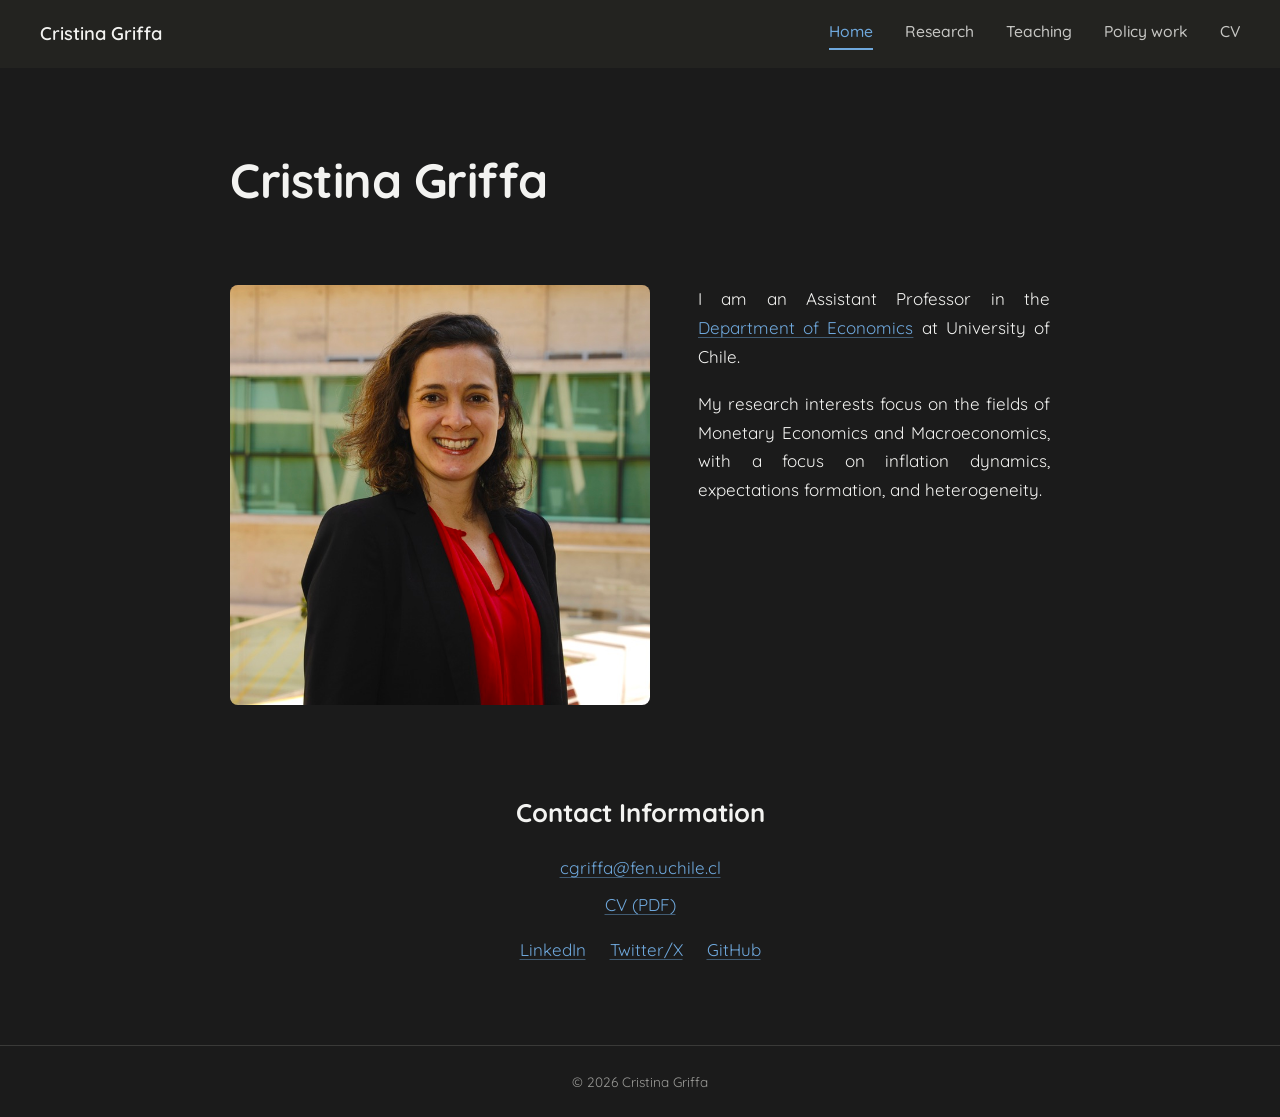
<file: index.html>
<!DOCTYPE html>
<html lang="en">
<head>
<meta charset="UTF-8">
<meta name="viewport" content="width=device-width, initial-scale=1.0">
<title>Cristina Griffa</title>
<meta name="description" content="Cristina Griffa - Assistant Professor, Department of Economics, University of Chile.">
<link rel="canonical" href="https://cristinagriffa.com/">
<link rel="preconnect" href="https://fonts.googleapis.com">
<link rel="preconnect" href="https://fonts.gstatic.com" crossorigin>
<link href="https://fonts.googleapis.com/css2?family=Quicksand:wght@400;500;600;700&display=swap" rel="stylesheet">
<link rel="stylesheet" href="style.css">
</head>
<body>
  <nav class="site-nav">
    <a class="brand" href="index.html">Cristina Griffa</a>
    <div class="links">
      <a href="index.html" class="active">Home</a>
      <a href="research.html">Research</a>
      <a href="teaching.html">Teaching</a>
      <a href="policy.html">Policy work</a>
      <a href="cv.html">CV</a>
    </div>
  </nav>

  <header class="hero">
    <h1>Cristina Griffa</h1>
  </header>

  <div class="bio-grid">
    <div class="bio-photo">
      <img src="photo.jpeg" alt="Cristina Griffa">
    </div>
    <div class="bio-text">
      <p>I am an Assistant Professor in the <a href="https://fen.uchile.cl/en" target="_blank" rel="noopener">Department of Economics</a> at University of Chile.</p>
      <p>My research interests focus on the fields of Monetary Economics and Macroeconomics, with a focus on inflation dynamics, expectations formation, and heterogeneity.</p>
    </div>
  </div>

  <div class="contact-block">
    <h2>Contact Information</h2>
    <div class="contact-list">
      <a href="mailto:cgriffa@fen.uchile.cl">cgriffa@fen.uchile.cl</a>
      <a href="cv.html">CV (PDF)</a>
    </div>
    <div class="social-row">
      <a href="https://www.linkedin.com/in/cristina-griffa" target="_blank" rel="noopener">LinkedIn</a>
      <a href="https://twitter.com/cgriffa" target="_blank" rel="noopener">Twitter/X</a>
      <a href="https://github.com/cgriffa" target="_blank" rel="noopener">GitHub</a>
    </div>
  </div>

  <footer class="site-footer">
    &copy; <span id="year"></span> Cristina Griffa
  </footer>

  <script>document.getElementById('year').textContent = new Date().getFullYear();</script>
</body>
</html>
</file>
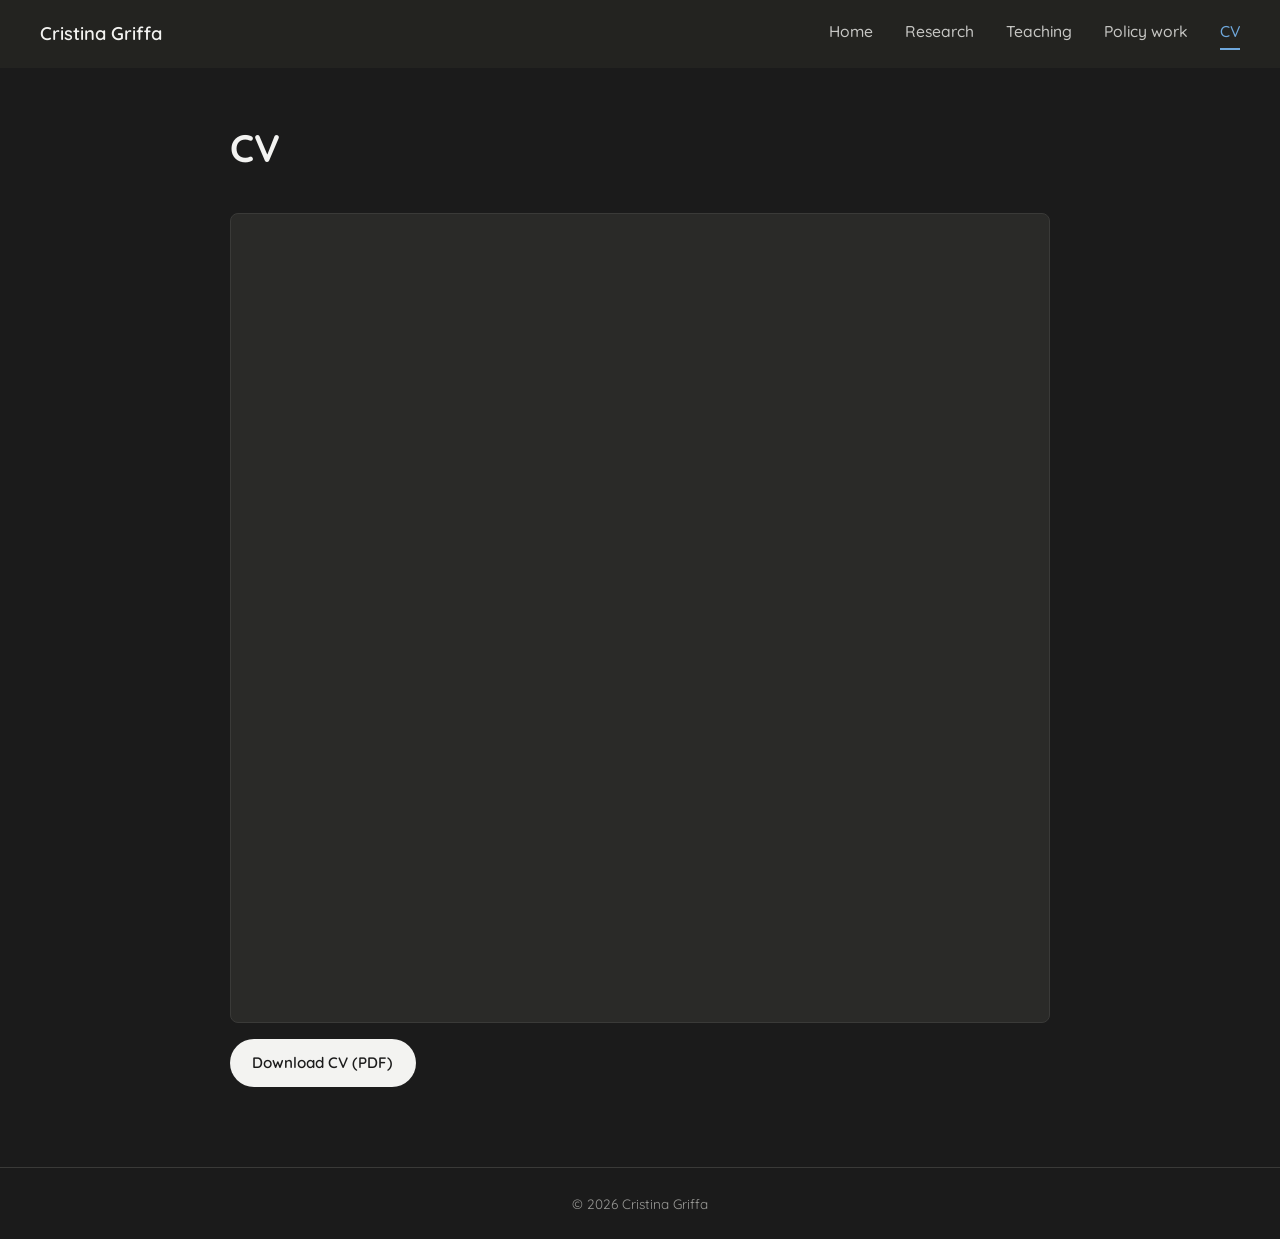
<file: cv.html>
<!DOCTYPE html>
<html lang="en">
<head>
<meta charset="UTF-8">
<meta name="viewport" content="width=device-width, initial-scale=1.0">
<title>CV | Cristina Griffa</title>
<link rel="canonical" href="https://cristinagriffa.com/cv.html">
<link rel="preconnect" href="https://fonts.googleapis.com">
<link rel="preconnect" href="https://fonts.gstatic.com" crossorigin>
<link href="https://fonts.googleapis.com/css2?family=Quicksand:wght@400;500;600;700&display=swap" rel="stylesheet">
<link rel="stylesheet" href="style.css">
</head>
<body>
  <nav class="site-nav">
    <a class="brand" href="index.html">Cristina Griffa</a>
    <div class="links">
      <a href="index.html">Home</a>
      <a href="research.html">Research</a>
      <a href="teaching.html">Teaching</a>
      <a href="policy.html">Policy work</a>
      <a href="cv.html" class="active">CV</a>
    </div>
  </nav>

  <main class="wrapper">
    <h1>CV</h1>

    <div class="cv-preview">
      <iframe id="cv-frame" src="" frameborder="0"></iframe>
    </div>

    <a class="cv-download" id="cv-download-link" href="https://raw.githubusercontent.com/cgriffa/Cristina_Griffa_cv/main/main.pdf" target="_blank" rel="noopener">Download CV (PDF)</a>

    <script>
      (function () {
        var cacheBustedPdf = "https://raw.githubusercontent.com/cgriffa/Cristina_Griffa_cv/main/main.pdf?v=" + Date.now();
        document.getElementById("cv-frame").src = "https://mozilla.github.io/pdf.js/web/viewer.html?file=" + encodeURIComponent(cacheBustedPdf);
        document.getElementById("cv-download-link").href = cacheBustedPdf;
      })();
    </script>
  </main>

  <footer class="site-footer">
    &copy; <span id="year"></span> Cristina Griffa
  </footer>

  <script>document.getElementById('year').textContent = new Date().getFullYear();</script>
</body>
</html>
</file>
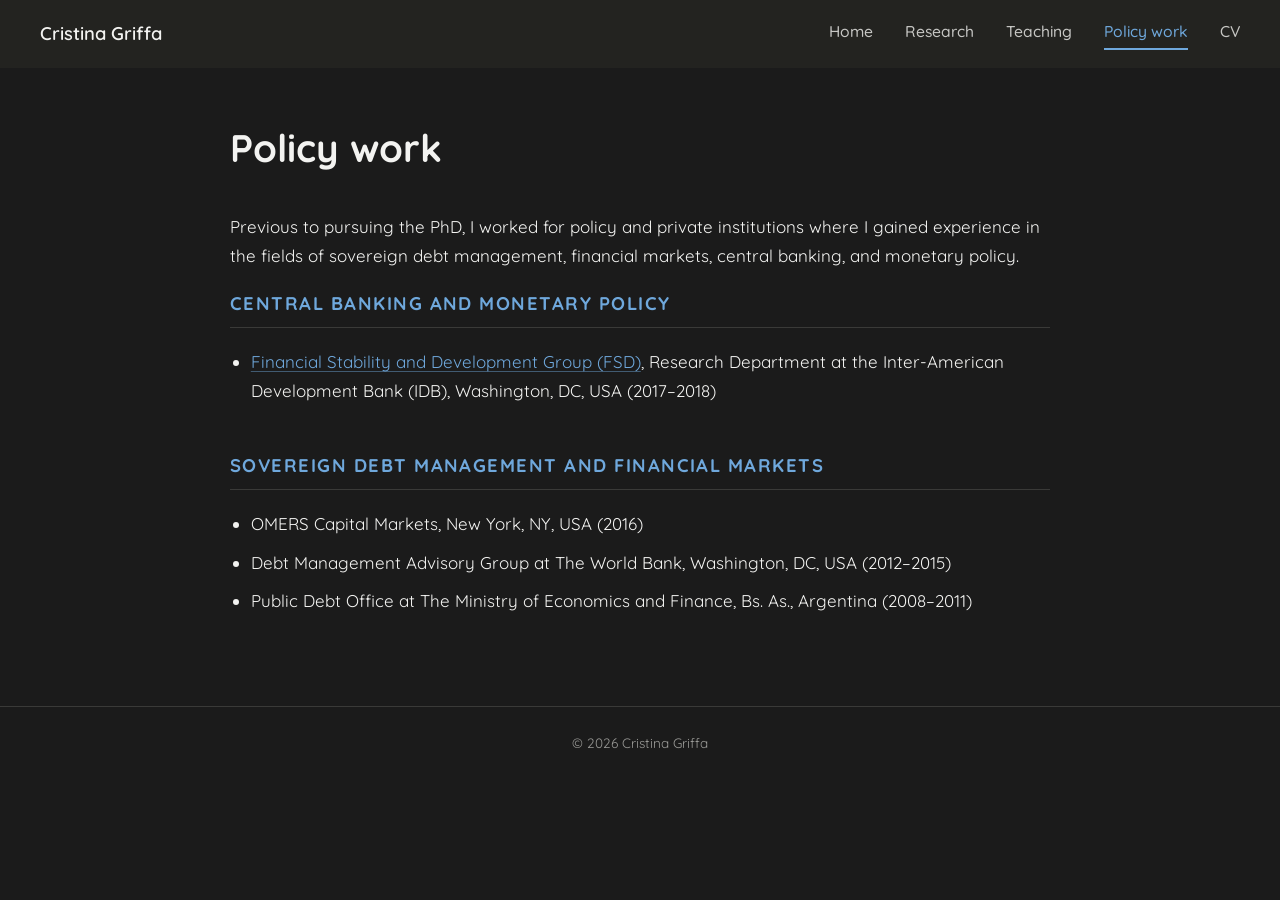
<file: policy.html>
<!DOCTYPE html>
<html lang="en">
<head>
<meta charset="UTF-8">
<meta name="viewport" content="width=device-width, initial-scale=1.0">
<title>Policy work | Cristina Griffa</title>
<link rel="canonical" href="https://cristinagriffa.com/policy.html">
<link rel="preconnect" href="https://fonts.googleapis.com">
<link rel="preconnect" href="https://fonts.gstatic.com" crossorigin>
<link href="https://fonts.googleapis.com/css2?family=Quicksand:wght@400;500;600;700&display=swap" rel="stylesheet">
<link rel="stylesheet" href="style.css">
</head>
<body>
  <nav class="site-nav">
    <a class="brand" href="index.html">Cristina Griffa</a>
    <div class="links">
      <a href="index.html">Home</a>
      <a href="research.html">Research</a>
      <a href="teaching.html">Teaching</a>
      <a href="policy.html" class="active">Policy work</a>
      <a href="cv.html">CV</a>
    </div>
  </nav>

  <main class="wrapper">
    <h1>Policy work</h1>

    <p>Previous to pursuing the PhD, I worked for policy and private institutions where I gained experience in the fields of sovereign debt management, financial markets, central banking, and monetary policy.</p>

    <h2>Central banking and monetary policy</h2>
    <ul>
      <li><a href="https://www.iadb.org/en/research-and-data/fsd" target="_blank" rel="noopener">Financial Stability and Development Group (FSD)</a>, Research Department at the Inter-American Development Bank (IDB), Washington, DC, USA (2017&ndash;2018)</li>
    </ul>

    <h2>Sovereign debt management and financial markets</h2>
    <ul>
      <li>OMERS Capital Markets, New York, NY, USA (2016)</li>
      <li>Debt Management Advisory Group at The World Bank, Washington, DC, USA (2012&ndash;2015)</li>
      <li>Public Debt Office at The Ministry of Economics and Finance, Bs. As., Argentina (2008&ndash;2011)</li>
    </ul>
  </main>

  <footer class="site-footer">
    &copy; <span id="year"></span> Cristina Griffa
  </footer>

  <script>document.getElementById('year').textContent = new Date().getFullYear();</script>
</body>
</html>
</file>
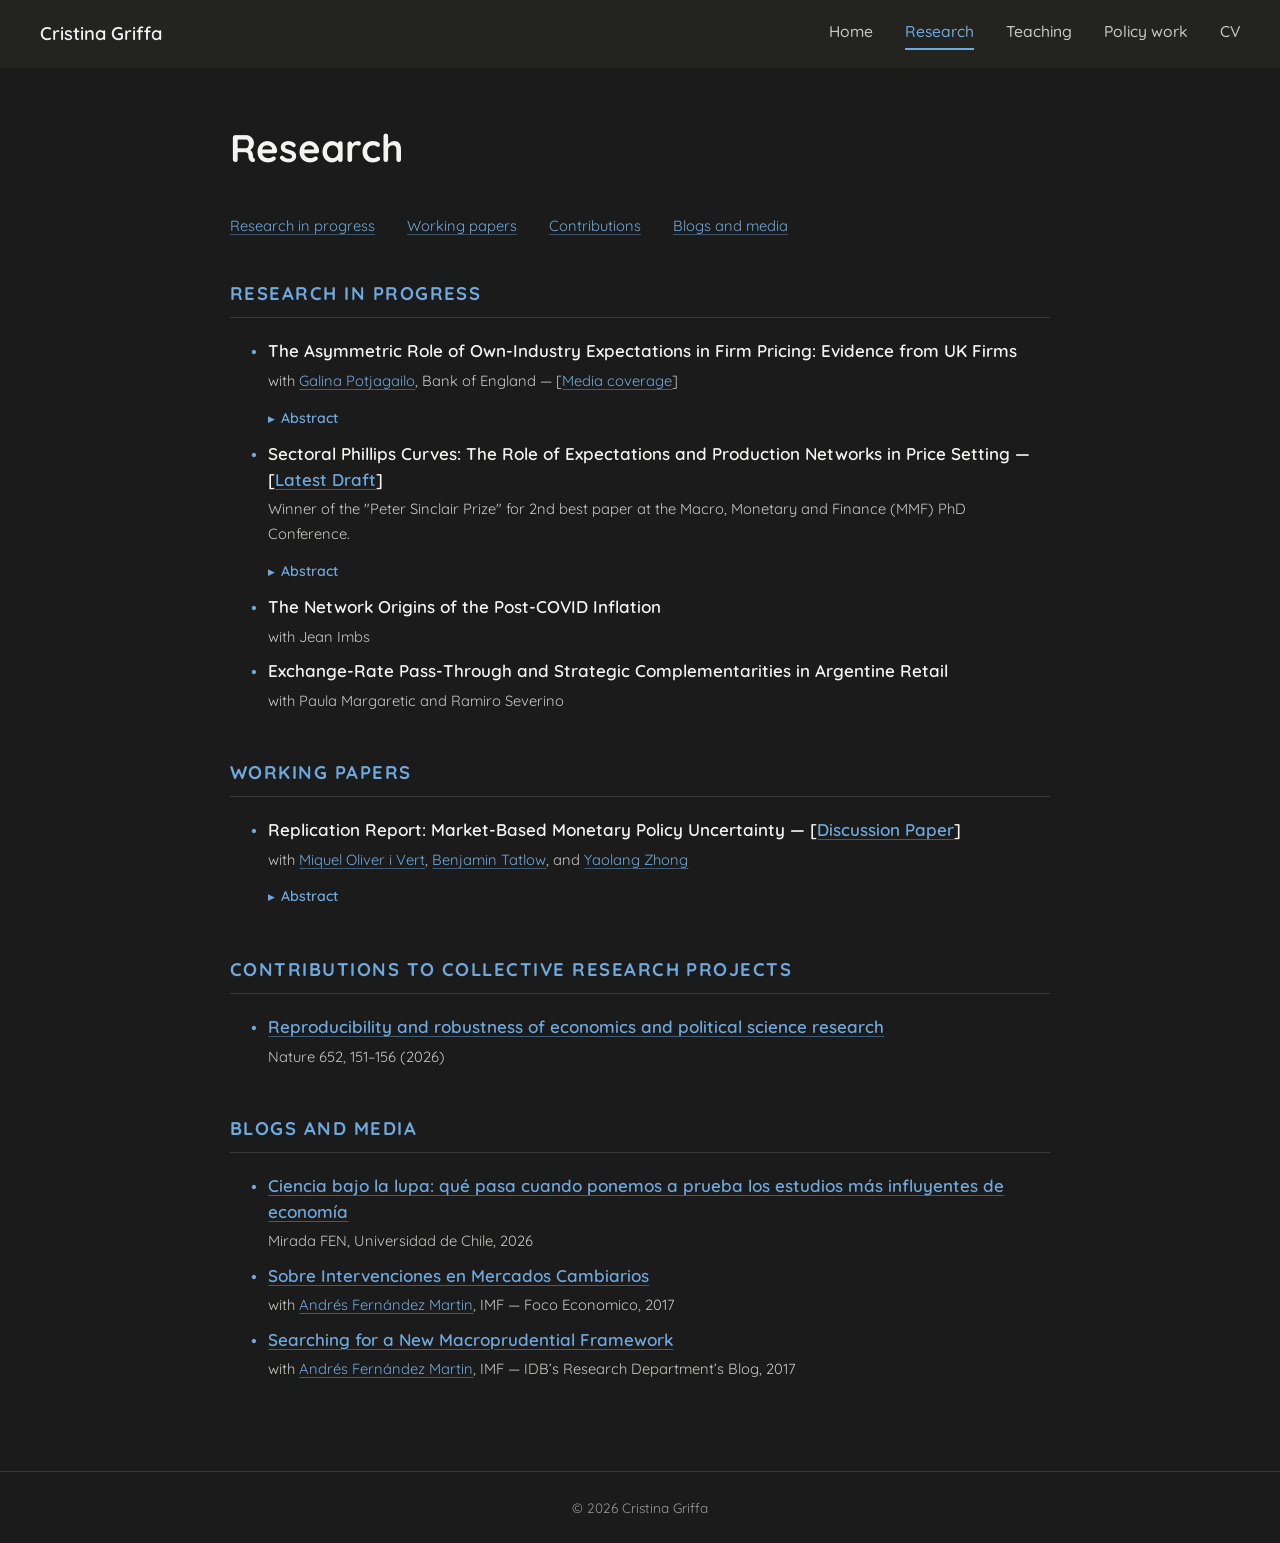
<file: research.html>
<!DOCTYPE html>
<html lang="en">
<head>
<meta charset="UTF-8">
<meta name="viewport" content="width=device-width, initial-scale=1.0">
<title>Research | Cristina Griffa</title>
<link rel="canonical" href="https://cristinagriffa.com/research.html">
<link rel="preconnect" href="https://fonts.googleapis.com">
<link rel="preconnect" href="https://fonts.gstatic.com" crossorigin>
<link href="https://fonts.googleapis.com/css2?family=Quicksand:wght@400;500;600;700&display=swap" rel="stylesheet">
<link rel="stylesheet" href="style.css">
</head>
<body>
  <nav class="site-nav">
    <a class="brand" href="index.html">Cristina Griffa</a>
    <div class="links">
      <a href="index.html">Home</a>
      <a href="research.html" class="active">Research</a>
      <a href="teaching.html">Teaching</a>
      <a href="policy.html">Policy work</a>
      <a href="cv.html">CV</a>
    </div>
  </nav>

  <main class="wrapper">
    <h1>Research</h1>

    <nav class="section-nav">
      <a href="#in-progress">Research in progress</a>
      <a href="#working-papers">Working papers</a>
      <a href="#contributions">Contributions</a>
      <a href="#blogs">Blogs and media</a>
    </nav>

    <h2 id="in-progress">Research in progress</h2>
    <ul class="paper-list">
      <li>
        <div class="paper-title">The Asymmetric Role of Own-Industry Expectations in Firm Pricing: Evidence from UK Firms</div>
        <p class="meta">with <a href="https://sites.google.com/view/gpotjagailo/home" target="_blank" rel="noopener">Galina Potjagailo</a>, Bank of England &mdash; [<a href="https://www.bankofengland.co.uk/speech/2024/february/catherine-l-mann-speech-at-the-official-monetary-and-financial-institution" target="_blank" rel="noopener">Media coverage</a>]</p>
        <details class="abstract">
          <summary>Abstract</summary>
          <p>Do firms factor in expectations about prices of their competitors when setting their prices? We exploit unique survey data that asks firms in the United Kingdom on a quarterly basis about the realised and expected price changes for their own prices and the prices of their domestic competitors. We find that, over the period 2009 to 2023, own-price inflation expectations are robustly positively associated with the firm's price changes. Own-price and own-industry expected price changes are often reported to be identical, pointing to inattention to industry-wide inflation. However, when firms expected their competitors' price changes to lie above what they expect for their own price changes, they end up increasing their prices by more. This effect is asymmetric: there is no similar downward price adjustment when the firm expects its competitors' price changes to be lower than their own. Hence, firms have more scope to adjust their prices upward without losing market share if they expect their competitors to do so too. These effects are stronger for larger firms, firms located in major cities, and firms with greater market power, consistent with strategic complementarities being most relevant where competitive exposure is greatest.</p>
          <p class="tag">Presented at: Kiel University (co-author presented), CFE-CMStatistics (co-author presented), 14th ifo Conference on Macroeconomics and Survey Data (co-author presented)</p>
        </details>
      </li>

      <li>
        <div class="paper-title">Sectoral Phillips Curves: The Role of Expectations and Production Networks in Price Setting &mdash; [<a href="https://github.com/cgriffa/JMP/blob/main/CristinaGriffa_SectoralPC_JMP.pdf" target="_blank" rel="noopener">Latest Draft</a>]</div>
        <p class="meta">Winner of the "Peter Sinclair Prize" for 2nd best paper at the Macro, Monetary and Finance (MMF) PhD Conference.</p>
        <details class="abstract">
          <summary>Abstract</summary>
          <p>I examine price-setting behaviour across 52 sectors in the UK by estimating Sectoral Phillips Curves (SPCs) using heterogeneous panel methods. First, I enhance the identification of the SPC by using a confidential survey dataset on direct measures of firms' expectations, labour costs, and supplier prices; thus alleviating a very common weak identification issue discussed in the literature. Second, I take into account input-output linkages, which are typically overlooked in traditional Phillips Curve estimations. I find significant and positive SPC parameters, reaffirming the importance of future expected inflation in firms' price setting and the key role of sectoral data in identifying the Phillips Curve slope. Also, I find larger slopes when sectoral linkages are taken into account. Third, I uncover substantial heterogeneity across industries in terms of forward- and backward-looking behaviour and cost responsiveness. Delving into potential sources of heterogeneity, expectations play a larger role in the price-setting decisions of firms in more concentrated sectors.</p>
          <p class="tag">Presented at: CEF 2023, Edinburgh-Nottingham Macro PhD Workshop 2023, ESCoE 2023, IAAE 2023, MMF PhD Conference 2023, Warwick PhD Conference 2023, RES Annual Conference 2024, LACEA-LAMES 2024, SED 2024 Winter Meeting</p>
        </details>
      </li>

      <li>
        <div class="paper-title">The Network Origins of the Post-COVID Inflation</div>
        <p class="meta">with Jean Imbs</p>
      </li>

      <li>
        <div class="paper-title">Exchange-Rate Pass-Through and Strategic Complementarities in Argentine Retail</div>
        <p class="meta">with Paula Margaretic and Ramiro Severino</p>
      </li>
    </ul>

    <h2 id="working-papers">Working papers</h2>
    <ul class="paper-list">
      <li>
        <div class="paper-title">Replication Report: Market-Based Monetary Policy Uncertainty &mdash; [<a href="https://ideas.repec.org/p/zbw/i4rdps/76.html" target="_blank" rel="noopener">Discussion Paper</a>]</div>
        <p class="meta">with <a href="https://sites.google.com/view/miquel-oliver-vert" target="_blank" rel="noopener">Miquel Oliver i Vert</a>, <a href="https://btatlow.com/" target="_blank" rel="noopener">Benjamin Tatlow</a>, and <a href="https://warwick.ac.uk/fac/soc/economics/staff/yzhong/" target="_blank" rel="noopener">Yaolang Zhong</a></p>
        <details class="abstract">
          <summary>Abstract</summary>
          <p>This report replicates and examines Bauer et al.'s (2021) paper on monetary policy transmission to financial markets. The paper introduces novel measures of monetary policy uncertainty and analyses its drivers. It also investigates the impact of uncertainty changes on interest rates and financial asset prices. We assess reproducibility, consolidate market uncertainty measures using PCA and Factor Analysis, and rigorously test the reduction of uncertainty after Federal Open Market Committee (FOMC) announcements. Our findings support the paper's claim of reduced uncertainty on meeting days. Additionally, we explore the implications of the uncertainty channel on various financial assets, such as Gold, the Swiss Franc, European stock indexes, and Bitcoin.</p>
        </details>
      </li>
    </ul>

    <h2 id="contributions">Contributions to collective research projects</h2>
    <ul class="paper-list">
      <li>
        <div class="paper-title"><a href="https://www.nature.com/articles/s41586-026-10251-x" target="_blank" rel="noopener">Reproducibility and robustness of economics and political science research</a></div>
        <p class="meta">Nature 652, 151&ndash;156 (2026)</p>
      </li>
    </ul>

    <h2 id="blogs">Blogs and media</h2>
    <ul class="paper-list">
      <li>
        <div class="paper-title"><a href="https://mirada.fen.uchile.cl/articulo/ver/ciencia-bajo-la-lupa-qu-pasa-cuando-ponemos-a-prueba-los-estudios-m-s-influyentes-de-econom-a" target="_blank" rel="noopener">Ciencia bajo la lupa: qu&eacute; pasa cuando ponemos a prueba los estudios m&aacute;s influyentes de econom&iacute;a</a></div>
        <p class="meta">Mirada FEN, Universidad de Chile, 2026</p>
      </li>
      <li>
        <div class="paper-title"><a href="https://dev.focoeconomico.org/2017/11/21/sobre-intervenciones-en-mercados-cambiarios/" target="_blank" rel="noopener">Sobre Intervenciones en Mercados Cambiarios</a></div>
        <p class="meta">with <a href="https://sites.google.com/site/andresfernandezmartin8/" target="_blank" rel="noopener">Andr&eacute;s Fern&aacute;ndez Martin</a>, IMF &mdash; Foco Economico, 2017</p>
      </li>
      <li>
        <div class="paper-title"><a href="https://blogs.iadb.org/ideasmatter/2017/02/17/financial-stability-new-target-emerging-economies/" target="_blank" rel="noopener">Searching for a New Macroprudential Framework</a></div>
        <p class="meta">with <a href="https://sites.google.com/site/andresfernandezmartin8/" target="_blank" rel="noopener">Andr&eacute;s Fern&aacute;ndez Martin</a>, IMF &mdash; IDB&rsquo;s Research Department&rsquo;s Blog, 2017</p>
      </li>
    </ul>
  </main>

  <footer class="site-footer">
    &copy; <span id="year"></span> Cristina Griffa
  </footer>

  <script>document.getElementById('year').textContent = new Date().getFullYear();</script>
</body>
</html>
</file>
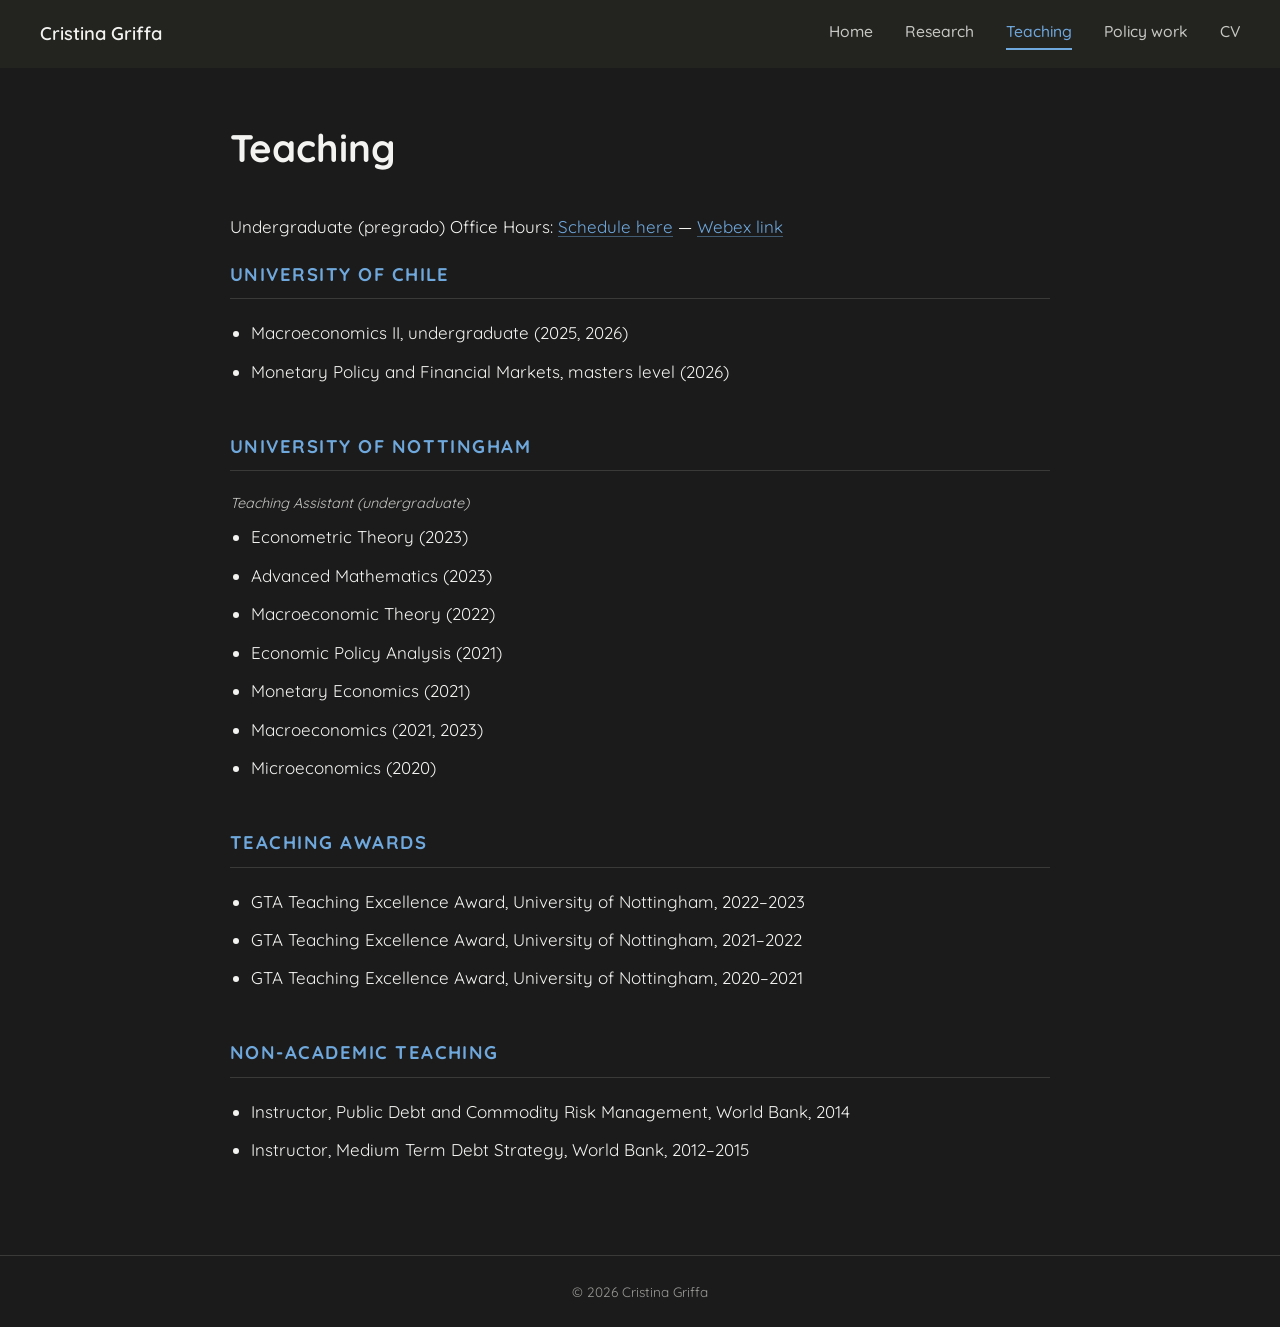
<file: teaching.html>
<!DOCTYPE html>
<html lang="en">
<head>
<meta charset="UTF-8">
<meta name="viewport" content="width=device-width, initial-scale=1.0">
<title>Teaching | Cristina Griffa</title>
<link rel="canonical" href="https://cristinagriffa.com/teaching.html">
<link rel="preconnect" href="https://fonts.googleapis.com">
<link rel="preconnect" href="https://fonts.gstatic.com" crossorigin>
<link href="https://fonts.googleapis.com/css2?family=Quicksand:wght@400;500;600;700&display=swap" rel="stylesheet">
<link rel="stylesheet" href="style.css">
</head>
<body>
  <nav class="site-nav">
    <a class="brand" href="index.html">Cristina Griffa</a>
    <div class="links">
      <a href="index.html">Home</a>
      <a href="research.html">Research</a>
      <a href="teaching.html" class="active">Teaching</a>
      <a href="policy.html">Policy work</a>
      <a href="cv.html">CV</a>
    </div>
  </nav>

  <main class="wrapper">
    <h1>Teaching</h1>

    <p>Undergraduate (pregrado) Office Hours: <a href="https://zcal.co/cgriffa/ugstudents" target="_blank" rel="noopener">Schedule here</a> &mdash; <a href="https://fenuchile.webex.com/meet/cgriffa" target="_blank" rel="noopener">Webex link</a></p>

    <h2>University of Chile</h2>
    <ul>
      <li>Macroeconomics II, undergraduate (2025, 2026)</li>
      <li>Monetary Policy and Financial Markets, masters level (2026)</li>
    </ul>

    <h2>University of Nottingham</h2>
    <p class="section-note">Teaching Assistant (undergraduate)</p>
    <ul>
      <li>Econometric Theory (2023)</li>
      <li>Advanced Mathematics (2023)</li>
      <li>Macroeconomic Theory (2022)</li>
      <li>Economic Policy Analysis (2021)</li>
      <li>Monetary Economics (2021)</li>
      <li>Macroeconomics (2021, 2023)</li>
      <li>Microeconomics (2020)</li>
    </ul>

    <h2>Teaching awards</h2>
    <ul>
      <li>GTA Teaching Excellence Award, University of Nottingham, 2022&ndash;2023</li>
      <li>GTA Teaching Excellence Award, University of Nottingham, 2021&ndash;2022</li>
      <li>GTA Teaching Excellence Award, University of Nottingham, 2020&ndash;2021</li>
    </ul>

    <h2>Non-academic teaching</h2>
    <ul>
      <li>Instructor, Public Debt and Commodity Risk Management, World Bank, 2014</li>
      <li>Instructor, Medium Term Debt Strategy, World Bank, 2012&ndash;2015</li>
    </ul>
  </main>

  <footer class="site-footer">
    &copy; <span id="year"></span> Cristina Griffa
  </footer>

  <script>document.getElementById('year').textContent = new Date().getFullYear();</script>
</body>
</html>
</file>
<file: style.css>
:root {
  --bg: #1b1b1b;
  --bg-nav: #232320;
  --bg-panel: #232323;
  --text: #f3f3f1;
  --text-muted: #c7c7c4;
  --text-dim: #9a9a97;
  --border: #3a3a38;
  --accent: #6fa8dc;
  --pill-bg: #2c2c2a;
  --pill-border: #4a4a47;
  --max-width: 900px;
}

* {
  box-sizing: border-box;
}

body {
  margin: 0;
  font-family: 'Quicksand', 'Trebuchet MS', sans-serif;
  color: var(--text);
  background: var(--bg);
  line-height: 1.7;
  font-size: 17px;
}

a {
  color: var(--accent);
  text-decoration: underline;
  text-decoration-color: rgba(111, 168, 220, 0.45);
  text-underline-offset: 3px;
}

a:hover {
  text-decoration-color: var(--accent);
}

/* Nav */
nav.site-nav {
  background: var(--bg-nav);
  display: flex;
  align-items: center;
  justify-content: space-between;
  flex-wrap: wrap;
  padding: 1.1rem 2.5rem;
  gap: 1rem;
}

nav.site-nav .brand {
  font-weight: 600;
  font-size: 1.15rem;
  color: var(--text);
  text-decoration: none;
}

nav.site-nav .links {
  display: flex;
  gap: 2rem;
  flex-wrap: wrap;
}

nav.site-nav .links a {
  color: var(--text-muted);
  text-decoration: none;
  font-weight: 500;
  font-size: 0.98rem;
  padding-bottom: 4px;
}

nav.site-nav .links a.active {
  color: var(--accent);
  border-bottom: 2px solid var(--accent);
}

nav.site-nav .links a:hover {
  color: var(--text);
  border-bottom: 2px solid var(--text-dim);
}

/* Hero */
.hero {
  padding: 4.5rem 2.5rem 3rem;
  max-width: var(--max-width);
  margin: 0 auto;
}

.hero h1 {
  font-size: 3rem;
  font-weight: 700;
  margin: 0;
  letter-spacing: -0.01em;
}

/* Main content wrapper for inner pages */
.wrapper {
  max-width: var(--max-width);
  margin: 0 auto;
  padding: 3rem 2.5rem 5rem;
}

.wrapper h1 {
  font-size: 2.4rem;
  font-weight: 700;
  margin: 0 0 2rem;
}

/* Home page bio layout */
.bio-grid {
  display: flex;
  gap: 3rem;
  align-items: flex-start;
  max-width: var(--max-width);
  margin: 0 auto;
  padding: 1rem 2.5rem 4rem;
  flex-wrap: nowrap;
}

.bio-photo {
  flex: 0 0 420px;
  width: 420px;
  height: 420px;
  border-radius: 8px;
  overflow: hidden;
  background: linear-gradient(135deg, #4a4038, #2c2622);
  display: flex;
  align-items: center;
  justify-content: center;
  font-size: 4rem;
  font-weight: 700;
  color: var(--text-muted);
}

.bio-photo img {
  width: 100%;
  height: 100%;
  object-fit: cover;
  object-position: center 25%;
  display: block;
}

.bio-text {
  flex: 1 1 300px;
  min-width: 220px;
  text-align: justify;
}

.bio-text p {
  margin: 0 0 1.1rem;
}

.contact-block {
  max-width: var(--max-width);
  margin: 0 auto;
  padding: 0 2.5rem 5rem;
}

.contact-block h2 {
  text-align: center;
  font-size: 1.6rem;
  font-weight: 700;
  margin-bottom: 1.25rem;
}

.contact-list {
  display: flex;
  flex-direction: column;
  align-items: center;
  gap: 0.5rem;
}

.social-row {
  display: flex;
  gap: 1.5rem;
  margin-top: 1rem;
  flex-wrap: wrap;
  justify-content: center;
}

/* Section headers on inner pages */
.wrapper h2 {
  font-size: 1.15rem;
  font-weight: 700;
  text-transform: uppercase;
  letter-spacing: 0.08em;
  color: var(--accent);
  margin: 2.75rem 0 1.25rem;
  padding-bottom: 0.5rem;
  border-bottom: 1px solid var(--border);
}

.wrapper h2:first-of-type {
  margin-top: 0;
}

/* Quick jump sub-nav (research page) */
.section-nav {
  display: flex;
  flex-wrap: wrap;
  gap: 0.5rem 2rem;
  margin: 0 0 2.5rem;
}

.section-nav a {
  color: var(--accent);
  font-size: 0.92rem;
  text-decoration: underline;
  text-decoration-color: rgba(111, 168, 220, 0.4);
}

/* Compact paper list */
.paper-list {
  list-style: none;
  padding-left: 0;
  margin: 0.5rem 0 0;
}

.paper-list li {
  margin-bottom: 1.5rem;
  padding-left: 1.1rem;
  position: relative;
}

.paper-list li::before {
  content: "\2022";
  color: var(--accent);
  position: absolute;
  left: 0;
}

.paper-list .paper-title {
  font-weight: 600;
  line-height: 1.5;
}

.paper-list .meta {
  color: var(--text-muted);
  font-size: 0.92rem;
  margin: 0.25rem 0 0;
}

/* Entries (papers, jobs, etc.) */
.entry {
  margin-bottom: 2.25rem;
}

.entry h3 {
  font-size: 1.1rem;
  font-weight: 600;
  margin: 0 0 0.35rem;
}

.entry .meta {
  color: var(--text-muted);
  font-size: 0.95rem;
  margin: 0 0 0.6rem;
}

.entry p {
  margin: 0.5rem 0;
  text-align: justify;
}

.entry .tag {
  color: var(--text-dim);
  font-size: 0.88rem;
}

.abstract {
  margin: 0.6rem 0;
}

.abstract summary {
  cursor: pointer;
  font-weight: 600;
  font-size: 0.88rem;
  color: var(--accent);
  list-style: none;
  display: inline-flex;
  align-items: center;
  gap: 0.4rem;
  text-decoration: none;
}

.abstract summary::-webkit-details-marker {
  display: none;
}

.abstract summary::before {
  content: "▸";
  font-size: 0.75rem;
  transition: transform 0.15s ease;
}

.abstract[open] summary::before {
  transform: rotate(90deg);
}

.abstract summary:hover {
  text-decoration: underline;
}

.abstract p {
  margin-top: 0.75rem;
  text-align: justify;
}

.abstract .tag {
  color: var(--text-dim);
  font-size: 0.85rem;
}

.pill-row {
  display: flex;
  flex-wrap: wrap;
  gap: 0.6rem;
  margin: 0.6rem 0 0.9rem;
}

.pill-row a {
  background: var(--pill-bg);
  border: 1px solid var(--pill-border);
  border-radius: 999px;
  padding: 0.3rem 0.9rem;
  font-size: 0.85rem;
  text-decoration: none;
  color: var(--text);
}

.pill-row a:hover {
  background: var(--pill-border);
}

.section-note {
  color: var(--text-muted);
  font-size: 0.9rem;
  font-style: italic;
  margin: 0 0 0.4rem;
}

/* simple lists (teaching, policy) */
.wrapper ul {
  padding-left: 1.3rem;
  margin: 0.5rem 0 0;
}

.wrapper li {
  margin-bottom: 0.6rem;
}

.wrapper--wide {
  max-width: 1100px;
}

.cv-preview {
  width: 100%;
  height: 90vh;
  min-height: 700px;
  border: 1px solid var(--border);
  border-radius: 8px;
  overflow: hidden;
  background: #2a2a28;
}

.cv-preview iframe {
  width: 100%;
  height: 100%;
  border: none;
}

.cv-download {
  display: inline-block;
  margin-top: 1rem;
  padding: 0.7rem 1.4rem;
  background: var(--text);
  color: var(--bg);
  text-decoration: none;
  font-weight: 600;
  border-radius: 999px;
  font-size: 0.95rem;
}

.cv-download:hover {
  opacity: 0.85;
}

footer.site-footer {
  border-top: 1px solid var(--border);
  color: var(--text-dim);
  font-size: 0.85rem;
  text-align: center;
  padding: 1.5rem;
}

@media (max-width: 640px) {
  .hero h1 {
    font-size: 2.1rem;
  }
  nav.site-nav {
    padding: 1rem 1.25rem;
  }
  .wrapper, .hero, .bio-grid, .contact-block {
    padding-left: 1.25rem;
    padding-right: 1.25rem;
  }
  .bio-grid {
    flex-direction: column;
  }
  .bio-photo {
    width: 100%;
    height: auto;
    aspect-ratio: 1 / 1;
    flex-basis: auto;
  }
}
</file>
